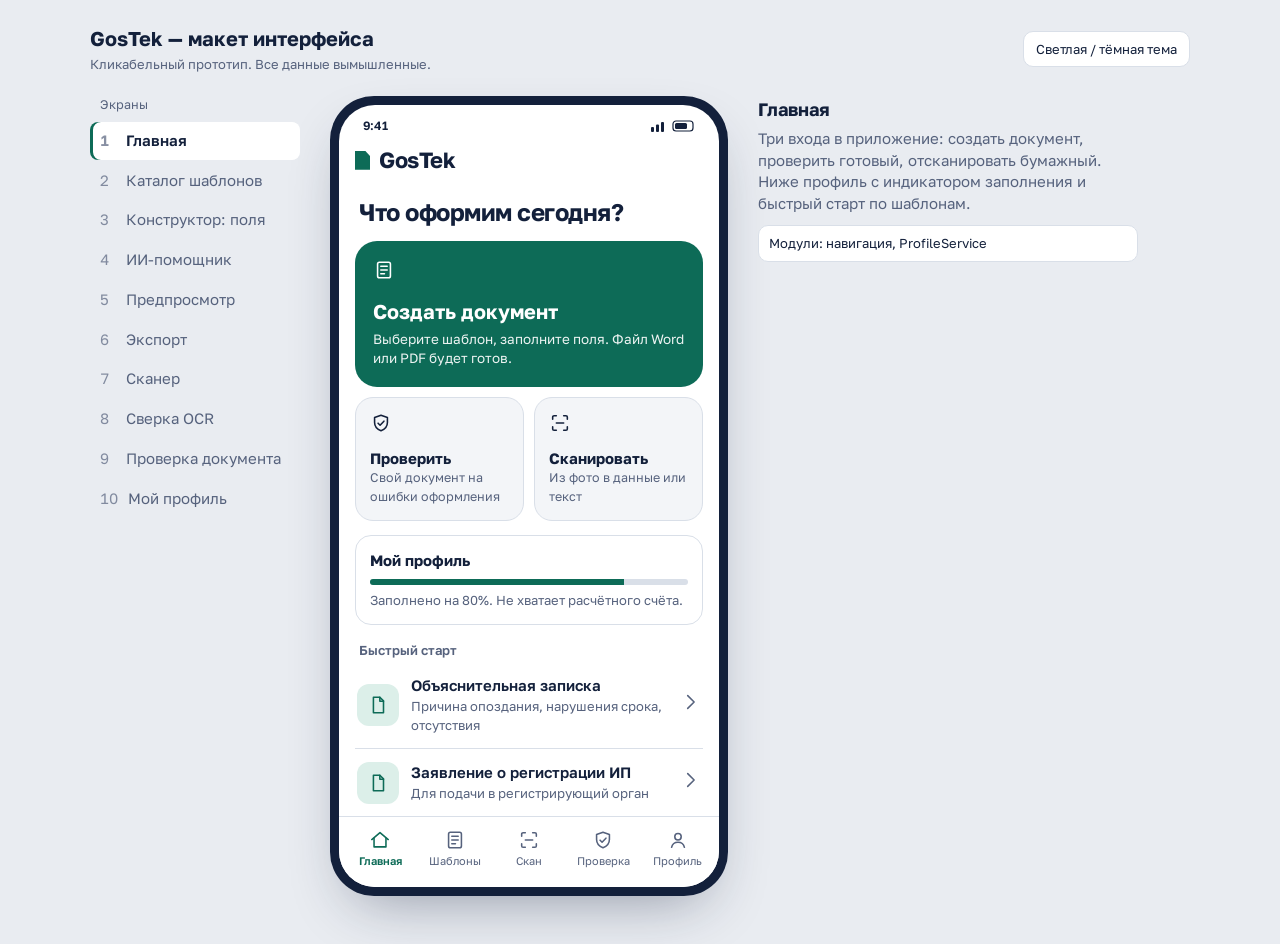
<file: gostek-mockup.html>
<!DOCTYPE html>
<html lang="ru">
<head>
<meta charset="utf-8">
<meta name="viewport" content="width=device-width, initial-scale=1, viewport-fit=cover">
<title>GosTek — макет интерфейса</title>
<link rel="preconnect" href="https://fonts.googleapis.com">
<link rel="preconnect" href="https://fonts.gstatic.com" crossorigin>
<link href="https://fonts.googleapis.com/css2?family=Golos+Text:wght@400;500;600;700&family=PT+Serif:wght@400;700&display=swap" rel="stylesheet">
<style>
:root{
  --bg:#E9ECF1;--panel:#FFFFFF;--panel2:#F3F5F8;--ink:#13203B;--ink2:#56627D;--line:#D9DFE8;
  --accent:#0D6B57;--on-accent:#FFFFFF;--accent-soft:#DCEFE9;
  --warn:#9A5B00;--warn-soft:#FCEFD6;--bad:#B42318;--bad-soft:#FBE5E2;
  --phone:#13203B;--shadow:0 24px 60px -24px rgba(19,32,59,.45);
  --font-ui:'Golos Text',system-ui,-apple-system,'Segoe UI',Roboto,Arial,sans-serif;
  --font-doc:'PT Serif',Georgia,'Times New Roman',serif;
  box-sizing:border-box;
  padding-top:env(safe-area-inset-top,0px);
  padding-bottom:env(safe-area-inset-bottom,0px);
}
@media (prefers-color-scheme:dark){
  :root:not([data-theme="light"]){
    --bg:#0C1017;--panel:#151A23;--panel2:#1D2330;--ink:#E8ECF4;--ink2:#98A3BA;--line:#2A3142;
    --accent:#3FC3A1;--on-accent:#04211A;--accent-soft:#12312A;
    --warn:#F0B35A;--warn-soft:#3A2B10;--bad:#F2877C;--bad-soft:#3B1A17;
    --phone:#05070B;--shadow:0 24px 60px -24px rgba(0,0,0,.8);
  }
}
:root[data-theme="dark"]{
  --bg:#0C1017;--panel:#151A23;--panel2:#1D2330;--ink:#E8ECF4;--ink2:#98A3BA;--line:#2A3142;
  --accent:#3FC3A1;--on-accent:#04211A;--accent-soft:#12312A;
  --warn:#F0B35A;--warn-soft:#3A2B10;--bad:#F2877C;--bad-soft:#3B1A17;
  --phone:#05070B;--shadow:0 24px 60px -24px rgba(0,0,0,.8);
}
html{scroll-padding-top:env(safe-area-inset-top,0px)}
*,*::before,*::after{box-sizing:inherit}
body{margin:0;background:var(--bg);color:var(--ink);font:15px/1.45 var(--font-ui)}
button,input,textarea{font:inherit}
:focus-visible{outline:2px solid var(--accent);outline-offset:2px}

.wrap{max-width:1140px;margin:0 auto;padding:24px 20px 48px}
.top{display:flex;align-items:center;justify-content:space-between;gap:12px;margin-bottom:22px}
.top h1{font-size:20px;margin:0;font-weight:700}
.top .sub{color:var(--ink2);font-size:13px;margin-top:2px}
.theme-btn{border:1px solid var(--line);background:var(--panel);color:var(--ink);border-radius:10px;padding:8px 12px;cursor:pointer;font-size:13px}

.stage{display:grid;grid-template-columns:210px 398px minmax(0,1fr);gap:30px;align-items:start}
.index{display:flex;flex-direction:column;gap:2px;position:sticky;top:16px}
.idx-title{font-size:12.5px;color:var(--ink2);padding:0 10px 6px}
.index button{display:flex;gap:10px;align-items:baseline;text-align:left;padding:8px 10px;border-radius:8px;border:0;background:none;color:var(--ink2);cursor:pointer}
.index button .n{font-variant-numeric:tabular-nums;min-width:16px;color:var(--ink2);opacity:.7}
.index button[aria-current="true"]{background:var(--panel);color:var(--ink);font-weight:600;box-shadow:inset 3px 0 0 var(--accent)}
.notes{position:sticky;top:16px;max-width:380px}
.notes h3{margin:0 0 6px;font-size:18px}
.notes p{margin:0 0 10px;color:var(--ink2)}
.notes .mods{font-size:13px;color:var(--ink);background:var(--panel);border:1px solid var(--line);border-radius:10px;padding:8px 10px}
@media (max-width:980px){
  .stage{grid-template-columns:minmax(0,1fr);justify-items:center}
  .index{flex-direction:row;overflow-x:auto;position:static;width:100%}
  .idx-title{display:none}
  .index button{white-space:nowrap}
  .notes{position:static;max-width:398px;width:100%}
}

.phone{width:398px;max-width:100%;height:800px;background:var(--phone);border-radius:44px;padding:9px;box-shadow:var(--shadow)}
.screen{position:relative;height:100%;border-radius:36px;overflow:hidden;background:var(--panel);display:flex;flex-direction:column}
@media (max-width:480px){.phone{height:760px;border-radius:30px;padding:6px}.screen{border-radius:24px}}
.status{display:flex;justify-content:space-between;align-items:center;padding:12px 24px 2px;font-size:12px;font-weight:600;flex:none}
.appbar{display:flex;align-items:center;gap:6px;padding:6px 12px 8px;flex:none;min-height:50px}
.appbar h2{font-size:18px;margin:0;font-weight:650;flex:1;padding-left:4px}
.iconbtn{width:38px;height:38px;border-radius:12px;border:0;background:transparent;color:inherit;display:grid;place-items:center;cursor:pointer}
.iconbtn:hover{background:var(--panel2)}
.content{flex:1;overflow-y:auto;padding:4px 16px 16px}
.ic{width:22px;height:22px;fill:none;stroke:currentColor;stroke-width:1.7;stroke-linecap:round;stroke-linejoin:round;flex:none}
.brand{font-weight:700;font-size:22px;letter-spacing:-.02em;padding-left:4px;display:flex;align-items:center}
.mark{display:inline-block;width:15px;height:19px;background:var(--accent);margin-right:9px;clip-path:polygon(0 0,68% 0,100% 28%,100% 100%,0 100%)}

.bottomnav{flex:none;display:grid;grid-template-columns:repeat(5,1fr);border-top:1px solid var(--line);background:var(--panel);padding:6px 4px 12px}
.bottomnav button{border:0;background:none;color:var(--ink2);display:flex;flex-direction:column;align-items:center;gap:2px;font-size:11px;padding:6px 0;cursor:pointer;border-radius:10px}
.bottomnav button[aria-current="true"]{color:var(--accent);font-weight:600}
.actionbar{flex:none;padding:10px 16px 14px;border-top:1px solid var(--line);display:flex;gap:8px;background:var(--panel)}
.actionbar.col{flex-direction:column}

.btn{height:48px;border-radius:14px;border:1px solid var(--line);background:var(--panel);color:var(--ink);font-weight:600;cursor:pointer;padding:0 16px;display:inline-flex;align-items:center;justify-content:center;gap:8px;width:100%}
.btn.primary{background:var(--accent);color:var(--on-accent);border-color:var(--accent)}
.btn.ghost{background:transparent}
.btn.sm{height:34px;border-radius:10px;font-size:13px;width:auto;padding:0 12px;flex:none}
.btn:disabled{opacity:.45;cursor:default}

.field{margin-bottom:12px}
label{display:block;font-size:12.5px;color:var(--ink2);margin-bottom:5px;font-weight:500}
input,textarea{width:100%;color:var(--ink);background:var(--panel2);border:1px solid var(--line);border-radius:12px;padding:11px 12px}
textarea{min-height:130px;resize:vertical;line-height:1.45}
textarea.free{min-height:260px}
input.warn{border-color:var(--warn)}
input:focus,textarea:focus{outline:2px solid var(--accent);outline-offset:-1px;background:var(--panel)}
.flash{animation:flash 1.3s ease}
@keyframes flash{0%{background:var(--accent-soft)}100%{background:var(--panel2)}}
@media (prefers-reduced-motion:reduce){.flash{animation:none}.toast{transition:none}}
.lrow{display:flex;justify-content:space-between;align-items:center;gap:8px;margin-bottom:5px}
.lrow label{margin:0}
.tag{font-size:11px;background:var(--accent-soft);color:var(--accent);border-radius:99px;padding:1px 7px;margin-left:6px;font-weight:600}
.ai-btn{display:inline-flex;align-items:center;gap:6px;border:0;background:var(--accent-soft);color:var(--accent);border-radius:999px;padding:5px 11px;font-size:12.5px;font-weight:600;cursor:pointer}
.ai-btn .ic{width:16px;height:16px}
.hintline{font-size:12px;color:var(--warn);margin-top:4px}
.mut{color:var(--ink2)}
.small{font-size:12.5px}

.seg{display:grid;grid-auto-flow:column;gap:4px;background:var(--panel2);padding:4px;border-radius:13px;margin-bottom:12px}
.seg button{border:0;background:none;padding:9px 6px;border-radius:10px;font-weight:600;font-size:13.5px;color:var(--ink2);cursor:pointer}
.seg button[aria-selected="true"]{background:var(--panel);color:var(--ink);box-shadow:0 1px 3px rgba(0,0,0,.14)}
.chips{display:flex;gap:6px;overflow-x:auto;padding-bottom:4px;margin-bottom:10px}
.chip{flex:none;border:1px solid var(--line);background:transparent;color:var(--ink2);border-radius:999px;padding:6px 12px;font-size:13px;cursor:pointer}
.chip[aria-pressed="true"]{background:var(--ink);color:var(--panel);border-color:var(--ink)}

.row{display:flex;align-items:center;gap:12px;width:100%;text-align:left;border:0;border-bottom:1px solid var(--line);background:none;color:inherit;padding:13px 2px;cursor:pointer}
.row .ico{flex:none;width:42px;height:42px;border-radius:12px;background:var(--accent-soft);color:var(--accent);display:grid;place-items:center}
.row b{display:block;font-weight:600}
.row .d,.d{display:block;font-size:13px;color:var(--ink2)}
.row .chev{margin-left:auto;color:var(--ink2)}
.empty{padding:28px 8px;text-align:center;color:var(--ink2)}

.greet{font-size:24px;font-weight:700;letter-spacing:-.02em;margin:8px 4px 14px;line-height:1.2}
.hero{background:var(--accent);color:var(--on-accent);border-radius:22px;padding:18px;text-align:left;border:0;width:100%;cursor:pointer;display:block}
.hero h3{margin:10px 0 4px;font-size:20px}
.hero p{margin:0;font-size:13.5px;opacity:.92}
.duo{display:grid;grid-template-columns:1fr 1fr;gap:10px;margin-top:10px}
.tile{border:1px solid var(--line);background:var(--panel2);border-radius:18px;padding:14px;text-align:left;color:inherit;cursor:pointer}
.tile b{display:block;margin-top:8px}
.tile span{display:block;font-size:12.5px;color:var(--ink2)}
.card{display:block;width:100%;text-align:left;border:1px solid var(--line);border-radius:16px;padding:14px;margin:14px 0;background:var(--panel);color:inherit}
button.card{cursor:pointer}
.bar{height:6px;background:var(--line);border-radius:99px;overflow:hidden;margin:8px 0 6px}
.bar i{display:block;height:100%;background:var(--accent)}
.h5{font-size:13px;color:var(--ink2);margin:16px 4px 2px;font-weight:600}

.sheet{background:#fff;color:#1b1b1f;font-family:var(--font-doc);font-size:13px;line-height:1.45;padding:9% 6% 8% 13%;aspect-ratio:210/297;width:100%;box-shadow:0 2px 10px rgba(0,0,0,.2);border-radius:2px;overflow:hidden}
.sheet .r{margin-left:42%;margin-bottom:20px}
.sheet h4{text-align:center;margin:8px 0 6px;font-size:15px;letter-spacing:.04em}
.sheet .subj{text-align:center;font-style:italic;margin-bottom:10px}
.sheet p{margin:0 0 8px;text-indent:1.1cm;text-align:justify}
.sheet .sign{display:flex;justify-content:space-between;margin-top:26px}
.sheet .gap{color:#7a8499;background:#eaeef5;border-radius:3px;padding:0 3px}
.sheet.tit{display:flex;flex-direction:column;text-align:center;gap:2px}
.sheet.tit .mid{margin:auto 0}
.sheet.tit .who{text-align:right;margin-bottom:22px}
.paper-bg{background:var(--panel2);border-radius:16px;padding:14px}
.mini{display:flex;gap:12px;align-items:center;width:100%;text-align:left;border:1px solid var(--line);border-radius:16px;padding:10px;background:var(--panel2);color:inherit;cursor:pointer;margin-top:6px}
.thumb{flex:none;width:102px;height:118px;overflow:hidden;border-radius:4px;background:#fff;position:relative}
.thumb .sheet{width:340px;transform:scale(.3);transform-origin:top left;pointer-events:none}
.mini b{display:block}

.scrim{position:absolute;inset:0;background:rgba(8,12,20,.5);display:flex;align-items:flex-end;z-index:5}
.panel{width:100%;background:var(--panel);border-radius:24px 24px 0 0;padding:10px 18px 22px;max-height:90%;overflow-y:auto}
.grab{width:40px;height:4px;border-radius:9px;background:var(--line);margin:0 auto 12px}
.panel h3{margin:0 0 4px;font-size:18px}
.privacy{display:flex;gap:10px;background:var(--accent-soft);color:var(--ink);border-radius:14px;padding:12px;margin:12px 0;font-size:13px}
.privacy .ic{color:var(--accent)}
.linkbtn{border:0;background:none;color:var(--accent);font-weight:600;cursor:pointer;padding:0;margin-top:6px}
.maskbox{white-space:pre-wrap;background:var(--panel2);border:1px dashed var(--line);border-radius:12px;padding:10px;font-size:12.5px;margin-top:8px;color:var(--ink2)}
.toast{position:absolute;left:16px;right:16px;bottom:92px;background:var(--ink);color:var(--panel);padding:12px 14px;border-radius:14px;font-size:13.5px;z-index:9;opacity:0;transform:translateY(8px);transition:.25s;pointer-events:none}
.toast.show{opacity:1;transform:none}

.dark-screen{background:#0b0f16;color:#fff}
.cam{flex:1;position:relative;background:radial-gradient(120% 80% at 50% 30%,#1b2333,#0b0f16)}
.frame{position:absolute;left:9%;right:9%;top:8%;bottom:16%;background:repeating-linear-gradient(#ffffff10 0 2px,transparent 2px 16px);border-radius:6px}
.cn{position:absolute;width:30px;height:30px;border:3px solid #5FE0BD}
.cn.tl{top:-3px;left:-3px;border-right:0;border-bottom:0;border-top-left-radius:10px}
.cn.tr{top:-3px;right:-3px;border-left:0;border-bottom:0;border-top-right-radius:10px}
.cn.bl{bottom:-3px;left:-3px;border-right:0;border-top:0;border-bottom-left-radius:10px}
.cn.br{bottom:-3px;right:-3px;border-left:0;border-top:0;border-bottom-right-radius:10px}
.camhint{position:absolute;left:16px;right:16px;bottom:12px;margin:0;text-align:center;font-size:13px;color:#cfd6e6}
.camctl{flex:none;padding:12px 16px 24px}
.dark-screen .chip{color:#cfd6e6;border-color:#ffffff33}
.dark-screen .chip[aria-pressed="true"]{background:#fff;color:#0b0f16;border-color:#fff}
.dark-screen .iconbtn:hover{background:#ffffff1a}
.shutter-row{display:flex;align-items:center;justify-content:space-between;margin-top:8px}
.shutter{width:70px;height:70px;border-radius:50%;background:#fff;border:5px solid #0b0f16;box-shadow:0 0 0 3px #fff;cursor:pointer}
.camside{width:64px;background:none;border:0;color:#cfd6e6;display:flex;flex-direction:column;align-items:center;gap:4px;font-size:12px;cursor:pointer}

.scanned{display:flex;gap:12px;align-items:center;border:1px solid var(--line);border-radius:16px;padding:10px;margin-bottom:14px}
.pic{flex:none;width:52px;height:68px;border-radius:6px;background:repeating-linear-gradient(var(--line) 0 2px,var(--panel2) 2px 9px)}
.conf{display:inline-flex;align-items:center;gap:4px;font-size:12px;border-radius:99px;padding:2px 9px;font-weight:600;flex:none}
.conf .ic{width:14px;height:14px}
.conf.ok{background:var(--accent-soft);color:var(--accent)}
.conf.chk{background:var(--warn-soft);color:var(--warn)}

.filecard{display:flex;align-items:center;gap:12px;border:1px solid var(--line);border-radius:16px;padding:12px;margin-bottom:14px}
.filecard .ic{color:var(--accent);width:28px;height:28px}
.filecard>div{flex:1;min-width:0}
.summary{background:var(--bad-soft);border-radius:14px;padding:12px 14px;margin-bottom:12px}
.summary.okk{background:var(--accent-soft)}
.issue{display:flex;gap:10px;padding:12px;border:1px solid var(--line);border-radius:14px;margin-bottom:8px;align-items:center}
.issue .grow{flex:1;min-width:0}
.issue .t{font-weight:600;font-size:14px}
.issue .w{font-size:12.5px;color:var(--ink2)}
.dot{flex:none;width:10px;height:10px;border-radius:50%}
.dot.hi{background:var(--bad)}
.dot.mid{background:var(--warn)}
.issue.done{opacity:.6}
.issue.done .t{text-decoration:line-through}
.lockline{display:flex;gap:10px;align-items:center;font-size:13px;color:var(--ink2);margin:0 2px 14px}
.lockline .ic{color:var(--accent)}
</style>
</head>
<body>
<div class="wrap">
  <header class="top">
    <div>
      <h1>GosTek — макет интерфейса</h1>
      <div class="sub">Кликабельный прототип. Все данные вымышленные.</div>
    </div>
    <button class="theme-btn" id="theme" type="button">Светлая / тёмная тема</button>
  </header>
  <div class="stage">
    <nav class="index" id="index" aria-label="Экраны"></nav>
    <div class="phone"><div id="app" style="height:100%"></div></div>
    <aside class="notes" id="notes" aria-live="polite"></aside>
  </div>
</div>

<script>
const ICONS={
  home:'<path d="M3 11.5 12 4l9 7.5"/><path d="M5.5 10v9.5h13V10"/>',
  templates:'<rect x="5" y="3.5" width="14" height="17" rx="2"/><path d="M8.5 8h7M8.5 12h7M8.5 16h4"/>',
  scan:'<path d="M4 8V5.5A1.5 1.5 0 0 1 5.5 4H8M16 4h2.5A1.5 1.5 0 0 1 20 5.5V8M20 16v2.5a1.5 1.5 0 0 1-1.5 1.5H16M8 20H5.5A1.5 1.5 0 0 1 4 18.5V16"/><path d="M8 12h8"/>',
  check:'<path d="M12 3.5 19 6v5.5c0 4.2-2.8 7.4-7 9-4.2-1.6-7-4.8-7-9V6l7-2.5Z"/><path d="m8.8 12.2 2.2 2.2 4.2-4.4"/>',
  user:'<circle cx="12" cy="8.5" r="3.5"/><path d="M5 20c.8-3.6 3.6-5.5 7-5.5s6.2 1.9 7 5.5"/>',
  back:'<path d="m14.5 5-7 7 7 7"/>',
  chev:'<path d="m9.5 5 7 7-7 7"/>',
  sparkle:'<path d="M12 3.5 13.9 9l5.6 1.9-5.6 1.9L12 18.3 10.1 12.8 4.5 10.9 10.1 9 12 3.5Z"/><path d="M18.5 16.5v3M17 18h3"/>',
  lock:'<rect x="5.5" y="10.5" width="13" height="9.5" rx="2"/><path d="M8.5 10.5V8a3.5 3.5 0 0 1 7 0v2.5"/>',
  file:'<path d="M7 3.5h7l4 4V20.5H7z"/><path d="M14 3.5V8h4"/>',
  x:'<path d="m6 6 12 12M18 6 6 18"/>',
  download:'<path d="M12 4v11M7.5 10.5 12 15l4.5-4.5M5 19.5h14"/>',
  upload:'<path d="M12 15.5V4.5M7.5 9 12 4.5 16.5 9M5 19.5h14"/>',
  share:'<circle cx="6.5" cy="12" r="2"/><circle cx="17" cy="6.5" r="2"/><circle cx="17" cy="17.5" r="2"/><path d="m8.3 11 6.9-3.6M8.3 13l6.9 3.6"/>',
  image:'<rect x="4" y="5" width="16" height="14" rx="2"/><circle cx="9" cy="10" r="1.6"/><path d="m5 17 4.5-4.5L13 16l2.5-2.5L19 17"/>',
  alert:'<path d="M12 4 21 19.5H3L12 4Z"/><path d="M12 10v4.5M12 17v.01"/>',
  ok:'<path d="m5 12.5 4.5 4.5L19 7.5"/>'
};
const I=n=>'<svg class="ic" viewBox="0 0 24 24" aria-hidden="true">'+ICONS[n]+'</svg>';
const esc=s=>String(s==null?'':s).replace(/[&<>"']/g,c=>({'&':'&amp;','<':'&lt;','>':'&gt;','"':'&quot;',"'":'&#39;'}[c]));
const short=f=>{const p=f.trim().split(/\s+/);return p[0]+(p[1]?' '+p[1][0]+'.':'')+(p[2]?' '+p[2][0]+'.':'')};

const PROFILE={fio:'Иванов Иван Иванович',short:'Иванов И. И.',org:'ИП Иванов И. И.',unp:'123456789',addr:'г. Минск, ул. Примерная, д. 1, кв. 1',phone:'+375 29 000-00-00',passport:'KH 1234567'};
const AI_TEXT='Настоящим сообщаю, что отчётность за третий квартал 2026 года была представлена с нарушением установленного срока по причине моей временной нетрудоспособности в период с 15 по 22 сентября 2026 года.\nПодтверждающий документ прилагаю. Обязуюсь в дальнейшем представлять отчётность своевременно.\nПрошу учесть указанные обстоятельства.';
const FREE='Договор № 14\nг. Минск, 12.09.2026\n\nИндивидуальный предприниматель Иванов Иван Иванович, именуемый в дальнейшем «Исполнитель», с одной стороны, и ООО «Заказчик», именуемое в дальнейшем «Заказчик», с другой стороны, заключили настоящий договор о нижеследующем:\n\n1. Предмет договора';

const CATALOG=[
  {id:'explain',cat:'Организация',name:'Объяснительная записка',d:'Причина опоздания, нарушения срока, отсутствия'},
  {id:'ip',cat:'Предприниматель',name:'Заявление о регистрации ИП',d:'Для подачи в регистрирующий орган'},
  {id:'title',cat:'Учёба',name:'Титульный лист работы',d:'Курсовая, дипломная, отчёт по практике'},
  {id:'',cat:'Предприниматель',name:'Договор оказания услуг',d:'С реквизитами заказчика и исполнителя'},
  {id:'',cat:'Организация',name:'Доверенность',d:'На получение товара или представление интересов'},
  {id:'',cat:'Учёба',name:'Отчёт по практике',d:'Структура по требованиям кафедры'}
];
const TPL={
  explain:{name:'Объяснительная записка',file:'Объяснительная_записка',fields:[
    {id:'pos',label:'Кому (должность)',ph:'Начальнику инспекции'},
    {id:'org',label:'Организация получателя',ph:'Инспекция МНС по Центральному району г. Минска'},
    {id:'fio',label:'От кого',ph:'Фамилия Имя Отчество',prof:'fio'},
    {id:'subject',label:'Тема',ph:'О задержке сдачи отчётности'},
    {id:'text',label:'Текст объяснения',type:'text'}]},
  ip:{name:'Заявление о регистрации ИП',file:'Заявление_ИП',fields:[
    {id:'organ',label:'Регистрирующий орган',ph:'Минский горисполком'},
    {id:'fio',label:'ФИО заявителя',ph:'Фамилия Имя Отчество',prof:'fio'},
    {id:'passport',label:'Паспорт',ph:'Серия и номер',prof:'passport'},
    {id:'addr',label:'Адрес регистрации',ph:'Адрес места жительства',prof:'addr'},
    {id:'activity',label:'Вид деятельности',ph:'Разработка программного обеспечения'}]},
  title:{name:'Титульный лист',file:'Титульный_лист',fields:[
    {id:'univ',label:'Учебное заведение',ph:'БГТУ'},
    {id:'faculty',label:'Факультет',ph:'Информационных технологий'},
    {id:'dept',label:'Кафедра',ph:'Программной инженерии'},
    {id:'topic',label:'Тема работы',ph:'Разработка мобильного приложения'},
    {id:'student',label:'Студент',ph:'Фамилия И. О.',prof:'short'},
    {id:'head',label:'Руководитель',ph:'Фамилия И. О.'},
    {id:'year',label:'Год',ph:'2026'}]}
};
const OCR={
  0:{title:'Паспорт / ID',badge:'Часть полей сверена с машиночитаемой строкой',rows:[
    ['Фамилия','Иванов','ok'],['Имя','Иван','ok'],['Отчество','Иванович','ok'],['Дата рождения','14.03.1990','ok'],
    ['Номер документа','KH1234567','chk','Один символ распознан неуверенно'],
    ['Адрес регистрации','г. Минск, ул. Примерная, 1-1','chk','В документе адрес может быть сокращён']]},
  1:{title:'Свидетельство',badge:'Формат УНП проверен',rows:[
    ['Наименование','ИП Иванов Иван Иванович','ok'],['УНП','123456789','ok'],
    ['Дата регистрации','12.05.2023','chk','Проверьте цифры даты'],['Регистрирующий орган','Минский горисполком','ok']]}
};
const ISSUES=[
  {t:'Левое поле 2 см, по правилам нужно 3 см',w:'Весь документ',sev:'hi',fix:true},
  {t:'Размер шрифта 12 pt, нужен 14 pt',w:'Основной текст, стр. 4–38',sev:'hi',fix:true},
  {t:'Межстрочный интервал 1,0, нужен 1,5',w:'Основной текст',sev:'mid',fix:true},
  {t:'Нет нумерации страниц',w:'Колонтитул',sev:'mid',fix:true},
  {t:'Не найден раздел «Список литературы»',w:'Конец документа',sev:'hi',fix:false}
];
const SCREENS=[
  {k:'home',n:'Главная',d:'Три входа в приложение: создать документ, проверить готовый, отсканировать бумажный. Ниже профиль с индикатором заполнения и быстрый старт по шаблонам.',m:'Модули: навигация, ProfileService'},
  {k:'templates',n:'Каталог шаблонов',d:'Поиск и фильтры по типу пользователя: предприниматель, организация, учёба. Каждый шаблон это JSON-описание полей и файл .docx с тегами. В макете подключены три.',m:'Модуль: TemplateEngine'},
  {k:'fields',n:'Конструктор: поля',d:'Поля строятся из описания шаблона, поэтому у заявления, объяснительной и титульного листа они разные. «Заполнить из профиля» подставляет известные данные. Миниатюра внизу меняется по мере ввода.',m:'Модули: TemplateEngine, ProfileService'},
  {k:'ai',n:'ИИ-помощник',d:'Задача простыми словами, черновик попадает в поле текста. Перед отправкой имена, УНП и адреса заменяются метками, а пользователь может посмотреть, что именно уйдёт в облако.',m:'Модули: PrivacyScrubberService, AiAssistantService'},
  {k:'preview',n:'Предпросмотр',d:'Лист А4 с теми же данными, что попадут в Word. Незаполненные поля подсвечены серым, чтобы ничего не забыть.',m:'Модули: модель документа, OpenXmlExportService'},
  {k:'export',n:'Экспорт',d:'Имя файла и три способа получить результат: .docx, PDF или системное меню «Поделиться». История файлов в приложении не хранится.',m:'Модуль: OpenXmlExportService'},
  {k:'scan',n:'Сканер',d:'Камера на Android и загрузка файла на Windows. Тип документа выбирается заранее: известный извлекается по правилам, любой другой превращается в текст.',m:'Модуль: IOcrService'},
  {k:'ocr',n:'Сверка OCR',d:'Распознавание ошибается, поэтому человек всё проверяет до сохранения. Сомнительные поля выделены. Данные уходят в профиль или сразу в форму документа.',m:'Модули: IOcrService, RegexExtractorService'},
  {k:'check',n:'Проверка документа',d:'Правила оформления читаются из .docx без ИИ: поля, шрифт, интервалы, нумерация, обязательные разделы. Простые ошибки исправляются одной кнопкой. Числа в макете условные.',m:'Модули: проверка правил (новый), OpenXML SDK'},
  {k:'profile',n:'Мой профиль',d:'Реквизиты вводятся один раз и хранятся на устройстве в зашифрованном виде. Отсюда данные подставляются в любые документы.',m:'Модуль: SecureStorageService'}
];

const S={view:'home',tpl:'explain',ai:false,exp:false,mask:false,loading:false,
  aiPrompt:'Объяснительная в налоговую за задержку отчёта из-за болезни',cat:'Все',q:'',scanMode:0,
  fixed:new Set(),fileName:'',last:'',
  data:{explain:{pos:'Начальнику инспекции',org:'Инспекция МНС по Центральному району г. Минска',subject:'О задержке сдачи отчётности'},
        ip:{organ:'Минский горисполком'},title:{univ:'БГТУ',year:'2026'}}};
const D=()=>S.data[S.tpl];
const $=s=>document.querySelector(s);
const app=$('#app');
let tt;
function toast(m){const t=$('#toast');if(!t)return;t.textContent=m;t.classList.add('show');clearTimeout(tt);tt=setTimeout(()=>t.classList.remove('show'),2800)}

const status=()=>'<div class="status"><span>9:41</span><svg width="44" height="12" viewBox="0 0 44 12" fill="currentColor" aria-hidden="true"><rect x="0" y="7" width="3" height="5" rx="1"/><rect x="5" y="4.5" width="3" height="7.5" rx="1"/><rect x="10" y="2" width="3" height="10" rx="1"/><rect x="22" y="1" width="20" height="10" rx="3" fill="none" stroke="currentColor" stroke-width="1.2"/><rect x="24" y="3" width="12" height="6" rx="1.5"/></svg></div>';
const appbar=(title,back)=>'<div class="appbar">'+(back?'<button class="iconbtn" data-go="'+back+'" aria-label="Назад">'+I('back')+'</button>':'')+'<h2>'+title+'</h2></div>';
const bottomnav=()=>'<nav class="bottomnav" aria-label="Основная навигация">'+[['home','Главная','home'],['templates','Шаблоны','templates'],['scan','Скан','scan'],['check','Проверка','check'],['profile','Профиль','user']].map(n=>'<button data-go="'+n[0]+'" aria-current="'+(S.view===n[0])+'">'+I(n[2])+n[1]+'</button>').join('')+'</nav>';
const rowHTML=it=>'<button class="row" data-tpl="'+it.id+'"><span class="ico">'+I('file')+'</span><span><b>'+it.name+'</b><span class="d">'+it.d+'</span></span><span class="chev">'+I('chev')+'</span></button>';
const tabs=()=>'<div class="seg" role="tablist"><button role="tab" data-tab="fields" aria-selected="'+(S.view==='fields')+'">Поля</button><button role="tab" data-tab="preview" aria-selected="'+(S.view==='preview')+'">Предпросмотр</button></div>';

function sheet(){
  const t=TPL[S.tpl],d=D();
  const v=id=>{const f=t.fields.find(x=>x.id===id);return d[id]?esc(d[id]):'<span class="gap">'+esc(f.ph||f.label)+'</span>'};
  const sign='<div class="sign"><span>30.09.2026</span><span>____________ '+(d.fio?esc(short(d.fio)):'<span class="gap">подпись</span>')+'</span></div>';
  if(S.tpl==='explain'){
    const ps=(d.text||'').split('\n').filter(Boolean);
    return '<div class="sheet"><div class="r">'+v('pos')+'<br>'+v('org')+'<br>от '+v('fio')+'</div><h4>Объяснительная записка</h4><div class="subj">'+v('subject')+'</div>'+
      (ps.length?ps.map(p=>'<p>'+esc(p)+'</p>').join(''):'<p><span class="gap">Текст объяснения</span></p>')+sign+'</div>';
  }
  if(S.tpl==='ip'){
    return '<div class="sheet"><div class="r">'+v('organ')+'<br>от '+v('fio')+'<br>паспорт '+v('passport')+'</div><h4>ЗАЯВЛЕНИЕ</h4><p>Прошу зарегистрировать меня в качестве индивидуального предпринимателя. Адрес места жительства: '+v('addr')+'. Предполагаемый вид деятельности: '+v('activity')+'.</p>'+sign+'</div>';
  }
  return '<div class="sheet tit"><div>Министерство образования Республики Беларусь</div><div><b>'+v('univ')+'</b></div><div>Факультет '+v('faculty')+'</div><div>Кафедра '+v('dept')+'</div><div class="mid"><h4>КУРСОВАЯ РАБОТА</h4><div>Тема: '+v('topic')+'</div></div><div class="who">Выполнил: '+v('student')+'<br>Руководитель: '+v('head')+'</div><div>Минск, '+v('year')+'</div></div>';
}
function miniHTML(){
  const t=TPL[S.tpl],n=t.fields.filter(f=>D()[f.id]).length;
  return '<div class="thumb">'+sheet()+'</div><div><b>Так выглядит сейчас</b><span class="d">Заполнено '+n+' из '+t.fields.length+'. Нажмите, чтобы открыть крупно.</span></div>';
}
function fieldHTML(f){
  const val=esc(D()[f.id]||''),tag=f.prof?'<span class="tag">из профиля</span>':'';
  if(f.type==='text'){
    return '<div class="field" data-fid="'+f.id+'"><div class="lrow"><label for="f_'+f.id+'">'+f.label+'</label><button class="ai-btn" data-act="ai">'+I('sparkle')+'Написать с помощью ИИ</button></div><textarea id="f_'+f.id+'" data-f="'+f.id+'" placeholder="Опишите суть своими словами или попросите ИИ написать черновик">'+val+'</textarea></div>';
  }
  return '<div class="field" data-fid="'+f.id+'"><label for="f_'+f.id+'">'+f.label+tag+'</label><input id="f_'+f.id+'" data-f="'+f.id+'" value="'+val+'" placeholder="'+esc(f.ph||'')+'"></div>';
}
function listHTML(){
  const q=S.q.trim().toLowerCase();
  const items=CATALOG.filter(i=>(S.cat==='Все'||i.cat===S.cat)&&(!q||(i.name+' '+i.d).toLowerCase().includes(q)));
  return items.length?items.map(rowHTML).join(''):'<div class="empty">Ничего не найдено. Попробуйте другое слово или выберите «Все».</div>';
}

function vHome(){
  return '<div class="appbar"><div class="brand"><i class="mark"></i>GosTek</div></div><div class="content">'+
    '<p class="greet">Что оформим сегодня?</p>'+
    '<button class="hero" data-go="templates">'+I('templates')+'<h3>Создать документ</h3><p>Выберите шаблон, заполните поля. Файл Word или PDF будет готов.</p></button>'+
    '<div class="duo"><button class="tile" data-go="check">'+I('check')+'<b>Проверить</b><span>Свой документ на ошибки оформления</span></button><button class="tile" data-go="scan">'+I('scan')+'<b>Сканировать</b><span>Из фото в данные или текст</span></button></div>'+
    '<button class="card" data-go="profile"><b>Мой профиль</b><div class="bar"><i style="width:80%"></i></div><span class="d">Заполнено на 80%. Не хватает расчётного счёта.</span></button>'+
    '<div class="h5">Быстрый старт</div>'+CATALOG.slice(0,3).map(rowHTML).join('')+'</div>';
}
function vTemplates(){
  return appbar('Шаблоны')+'<div class="content"><div class="field"><input id="q" type="search" placeholder="Найти шаблон" value="'+esc(S.q)+'" aria-label="Поиск шаблона"></div>'+
    '<div class="chips">'+['Все','Предприниматель','Организация','Учёба'].map(c=>'<button class="chip" data-cat="'+c+'" aria-pressed="'+(S.cat===c)+'">'+c+'</button>').join('')+'</div><div id="list">'+listHTML()+'</div></div>';
}
function vFields(){
  const t=TPL[S.tpl];
  return appbar(t.name,'templates')+'<div class="content">'+tabs()+
    '<button class="btn ghost" data-act="fill" style="margin-bottom:14px">'+I('user')+'Заполнить из профиля</button>'+
    t.fields.map(fieldHTML).join('')+'<button class="mini" id="mini" data-tab="preview">'+miniHTML()+'</button></div>'+
    '<div class="actionbar"><button class="btn primary" data-act="export">Собрать документ</button></div>';
}
function vPreview(){
  const t=TPL[S.tpl];
  return appbar(t.name,'templates')+'<div class="content">'+tabs()+'<div class="paper-bg">'+sheet()+'</div><p class="mut small">Так документ будет выглядеть в Word. Серые места это поля, которые ещё не заполнены.</p></div>'+
    '<div class="actionbar"><button class="btn" data-tab="fields">Изменить</button><button class="btn primary" data-act="export">Собрать документ</button></div>';
}
function vScan(){
  const modes=['Паспорт / ID','Свидетельство','Любой документ'];
  return '<div class="appbar"><button class="iconbtn" data-go="home" aria-label="Закрыть">'+I('x')+'</button><h2>Сканер</h2></div>'+
    '<div class="cam"><div class="frame"><i class="cn tl"></i><i class="cn tr"></i><i class="cn bl"></i><i class="cn br"></i></div><p class="camhint">Положите документ на ровную поверхность так, чтобы он целиком поместился в рамку.</p></div>'+
    '<div class="camctl"><div class="chips">'+modes.map((m,i)=>'<button class="chip" data-mode="'+i+'" aria-pressed="'+(S.scanMode===i)+'">'+m+'</button>').join('')+'</div>'+
    '<div class="shutter-row"><button class="camside" data-act="gallery">'+I('image')+'<span>Галерея</span></button><button class="shutter" data-act="shoot" aria-label="Сделать снимок"></button><button class="camside" data-act="gallery">'+I('upload')+'<span>Файл</span></button></div></div>';
}
function vOcr(){
  if(S.scanMode===2){
    return appbar('Распознанный текст','scan')+'<div class="content"><div class="scanned"><div class="pic"></div><div><b>Любой документ</b><span class="d">214 слов, русский язык. Абзацы определены автоматически.</span></div></div>'+
      '<div class="field"><label for="freeText">Текст для правки</label><textarea id="freeText" class="free">'+esc(FREE)+'</textarea></div><p class="mut small">Таблицы и колонки в первой версии превращаются в обычный текст.</p></div>'+
      '<div class="actionbar col"><button class="btn primary" data-act="free-docx">Сохранить как .docx</button><button class="btn" data-act="rescan">Снять заново</button></div>';
  }
  const o=OCR[S.scanMode===1?1:0];
  return appbar('Проверьте распознанное','scan')+'<div class="content"><div class="scanned"><div class="pic"></div><div><b>'+o.title+'</b><span class="d">'+o.badge+'</span></div></div>'+
    o.rows.map(r=>'<div class="field"><div class="lrow"><label>'+r[0]+'</label><span class="conf '+r[2]+'">'+(r[2]==='ok'?I('ok')+'Уверенно':I('alert')+'Проверьте')+'</span></div><input value="'+esc(r[1])+'" class="'+(r[2]==='chk'?'warn':'')+'">'+(r[3]?'<div class="hintline">'+r[3]+'</div>':'')+'</div>').join('')+'</div>'+
    '<div class="actionbar col"><button class="btn primary" data-act="ocr-profile">Сохранить в профиль</button><button class="btn" data-act="ocr-doc">Подставить в документ</button></div>';
}
function vCheck(){
  const rem=ISSUES.map((x,i)=>i).filter(i=>!S.fixed.has(i));
  const hi=rem.filter(i=>ISSUES[i].sev==='hi').length;
  const fixable=rem.filter(i=>ISSUES[i].fix).length;
  const issue=i=>{const x=ISSUES[i],done=S.fixed.has(i);
    return '<div class="issue'+(done?' done':'')+'"><span class="dot '+x.sev+'"></span><div class="grow"><div class="t">'+x.t+'</div><div class="w">'+x.w+'</div></div>'+
      (done?'<span class="conf ok">'+I('ok')+'Исправлено</span>':x.fix?'<button class="btn sm" data-fix="'+i+'">Исправить</button>':'<span class="conf chk">Вручную</span>')+'</div>'};
  return appbar('Проверка')+'<div class="content"><div class="filecard">'+I('file')+'<div><b>Курсовой_проект.docx</b><span class="d">42 страницы, загружен с устройства</span></div><button class="btn sm" data-act="swap">Заменить</button></div>'+
    '<div class="field"><label>Правила проверки</label><div class="chips"><button class="chip" aria-pressed="true">Учебные работы, БГТУ</button><button class="chip" aria-pressed="false" data-act="rule">Заявления и бланки</button><button class="chip" aria-pressed="false" data-act="rule">Договоры</button></div></div>'+
    '<div class="summary'+(rem.length?'':' okk')+'">'+(rem.length?'Осталось замечаний: <b>'+rem.length+'</b>, из них важных: <b>'+hi+'</b>':'Замечаний нет. Документ можно отправлять.')+'</div>'+
    ISSUES.map((x,i)=>issue(i)).join('')+'</div>'+
    '<div class="actionbar"><button class="btn primary" data-act="fixall"'+(fixable?'':' disabled')+'>Исправить всё, что можно ('+fixable+')</button></div>';
}
function vProfile(){
  const f=(l,v,p)=>'<div class="field"><label>'+l+'</label><input value="'+esc(v)+'" placeholder="'+esc(p||'')+'"></div>';
  return appbar('Мой профиль')+'<div class="content"><div class="card" style="margin-top:4px"><b>Заполнено на 80%</b><div class="bar"><i style="width:80%"></i></div><span class="d">Не хватает расчётного счёта</span></div>'+
    '<div class="lockline">'+I('lock')+'<span>Данные хранятся только на этом устройстве в зашифрованном виде.</span></div>'+
    f('ФИО',PROFILE.fio)+f('Наименование',PROFILE.org)+f('УНП',PROFILE.unp)+f('Юридический адрес',PROFILE.addr)+f('Телефон',PROFILE.phone)+f('Паспорт',PROFILE.passport)+f('Расчётный счёт','','Введите номер счёта')+
    '<button class="btn ghost" data-go="scan">'+I('scan')+'Заполнить по фото паспорта</button></div>'+
    '<div class="actionbar"><button class="btn primary" data-act="saveprofile">Сохранить</button></div>';
}

const masked=()=>{
  let t=S.aiPrompt+'\nЗаявитель: '+PROFILE.fio+', '+PROFILE.org+', УНП '+PROFILE.unp+', '+PROFILE.addr;
  return t.split(PROFILE.fio).join('[PERSON_1]').split(PROFILE.org).join('[ORG_1]').split(PROFILE.unp).join('[UNP_1]').split(PROFILE.addr).join('[ADDRESS_1]');
};
function aiSheet(){
  const ex=['Объяснительная об опоздании на работу','Объяснение отсутствия на совещании'];
  return '<div class="scrim" data-act="close-ai"><div class="panel" role="dialog" aria-label="ИИ-помощник"><div class="grab"></div><h3>ИИ-помощник</h3>'+
    '<p class="mut" style="margin:0 0 10px">Опишите, что нужно написать. Черновик появится в поле текста, его можно будет править.</p>'+
    '<textarea id="aiPrompt" style="min-height:92px" aria-label="Задача для ИИ">'+esc(S.aiPrompt)+'</textarea>'+
    '<div class="chips" style="margin-top:8px">'+ex.map(e=>'<button class="chip" data-ex="'+esc(e)+'">'+e+'</button>').join('')+'</div>'+
    '<div class="privacy">'+I('lock')+'<div>Перед отправкой имена, УНП и адреса заменяются метками. Реальные данные остаются на устройстве.<br><button class="linkbtn" data-act="mask">'+(S.mask?'Скрыть':'Показать, что уйдёт в ИИ')+'</button>'+(S.mask?'<div class="maskbox" id="maskbox">'+esc(masked())+'</div>':'')+'</div></div>'+
    '<button class="btn primary" data-act="gen"'+(S.loading?' disabled':'')+'>'+I('sparkle')+(S.loading?'Пишем черновик…':'Написать черновик')+'</button></div></div>';
}
function expSheet(){
  const t=TPL[S.tpl];
  const r=(a,ic,n,d)=>'<button class="row" data-act="'+a+'"><span class="ico">'+I(ic)+'</span><span><b>'+n+'</b><span class="d">'+d+'</span></span></button>';
  return '<div class="scrim" data-act="close-exp"><div class="panel" role="dialog" aria-label="Собрать документ"><div class="grab"></div><h3>Собрать документ</h3>'+
    '<div class="field" style="margin-top:10px"><label for="fname">Имя файла</label><input id="fname" value="'+esc(S.fileName||t.file)+'"></div>'+
    r('save-docx','file','Документ Word (.docx)','Можно править в Word и LibreOffice')+
    r('save-pdf','download','PDF','Готов к печати')+
    r('share','share','Поделиться','Отправить в мессенджер или на почту')+'</div></div>';
}

function render(){
  const sc=$('.content'),pos=(sc&&S.last===S.view)?sc.scrollTop:0;
  let body='',nav=false,dark=false;
  switch(S.view){
    case 'home':body=vHome();nav=true;break;
    case 'templates':body=vTemplates();nav=true;break;
    case 'fields':body=vFields();break;
    case 'preview':body=vPreview();break;
    case 'scan':body=vScan();dark=true;break;
    case 'ocr':body=vOcr();break;
    case 'check':body=vCheck();nav=true;break;
    case 'profile':body=vProfile();nav=true;break;
  }
  app.innerHTML='<div class="screen'+(dark?' dark-screen':'')+'">'+status()+body+(nav?bottomnav():'')+(S.ai?aiSheet():'')+(S.exp?expSheet():'')+'<div class="toast" id="toast" role="status" aria-live="polite"></div></div>';
  const c=$('.content');if(c)c.scrollTop=pos;
  S.last=S.view;renderSide();
}
function curKey(){return S.ai?'ai':S.exp?'export':S.view}
function renderSide(){
  const cur=curKey();
  $('#index').innerHTML='<div class="idx-title">Экраны</div>'+SCREENS.map((s,i)=>'<button data-k="'+(s.k==='export'?'export':s.k)+'" aria-current="'+(s.k===cur)+'"><span class="n">'+(i+1)+'</span>'+s.n+'</button>').join('');
  const s=SCREENS.find(x=>x.k===cur)||SCREENS[0];
  $('#notes').innerHTML='<h3>'+s.n+'</h3><p>'+s.d+'</p><p class="mods">'+s.m+'</p>';
}
function ensureDemo(){const e=S.data.explain;if(!e.text)e.text=AI_TEXT;if(!e.fio)e.fio=PROFILE.fio}
function go(k){
  S.ai=false;S.exp=false;S.loading=false;
  if(['fields','ai','preview','export'].includes(k)){S.tpl='explain'}
  if(k==='ai'){S.view='fields';S.ai=true}
  else if(k==='preview'){ensureDemo();S.view='preview'}
  else if(k==='export'){ensureDemo();S.view='preview';S.exp=true}
  else if(k==='ocr'){S.scanMode=0;S.view='ocr'}
  else S.view=k;
  render();
}
function updateMini(){const m=$('#mini');if(m)m.innerHTML=miniHTML()}

document.addEventListener('click',e=>{
  const el=e.target.closest('[data-k],[data-go],[data-tpl],[data-tab],[data-cat],[data-act],[data-fix],[data-mode],[data-ex]');
  if(!el)return;
  const d=el.dataset;
  if(d.k!==undefined){go(d.k);return}
  if(d.go!==undefined){S.ai=false;S.exp=false;S.view=d.go;render();return}
  if(d.tpl!==undefined){if(!d.tpl){toast('В макете подключены три шаблона');return}S.tpl=d.tpl;S.view='fields';render();return}
  if(d.tab!==undefined){S.view=d.tab;render();return}
  if(d.cat!==undefined){S.cat=d.cat;render();return}
  if(d.fix!==undefined){S.fixed.add(+d.fix);render();return}
  if(d.mode!==undefined){S.scanMode=+d.mode;render();return}
  if(d.ex!==undefined){S.aiPrompt=d.ex;const t=$('#aiPrompt');if(t)t.value=d.ex;const mb=$('#maskbox');if(mb)mb.textContent=masked();return}
  const a=d.act;
  if((a==='close-ai'||a==='close-exp')&&e.target!==el)return;
  const t=TPL[S.tpl];
  switch(a){
    case 'fill':{let n=0;t.fields.forEach(f=>{if(f.prof&&D()[f.id]!==PROFILE[f.prof]){D()[f.id]=PROFILE[f.prof];n++}});
      render();t.fields.filter(f=>f.prof).forEach(f=>{const w=$('[data-fid="'+f.id+'"] input');if(w)w.classList.add('flash')});
      toast(n?'Подставлено из профиля: '+n:'Данные из профиля уже подставлены');break}
    case 'ai':S.ai=true;render();break;
    case 'close-ai':S.ai=false;S.loading=false;render();break;
    case 'mask':S.mask=!S.mask;render();break;
    case 'gen':S.loading=true;render();setTimeout(()=>{if(!S.loading)return;S.loading=false;S.ai=false;S.data.explain.text=AI_TEXT;render();toast('Черновик вставлен в текст. Проверьте и поправьте.')},1200);break;
    case 'export':S.exp=true;render();break;
    case 'close-exp':S.exp=false;render();break;
    case 'save-docx':S.exp=false;render();toast('Файл «'+(S.fileName||t.file)+'.docx» сохранён на устройство');break;
    case 'save-pdf':S.exp=false;render();toast('Файл «'+(S.fileName||t.file)+'.pdf» сохранён на устройство');break;
    case 'share':S.exp=false;render();toast('Открываем системное меню «Поделиться»');break;
    case 'shoot':S.view='ocr';render();break;
    case 'gallery':toast('Откроется выбор файла');break;
    case 'rescan':S.view='scan';render();break;
    case 'ocr-profile':toast('Данные сохранены в профиль');break;
    case 'ocr-doc':toast('Поля подставлены в форму документа');break;
    case 'free-docx':toast('Файл «Распознанный_текст.docx» сохранён');break;
    case 'fixall':ISSUES.forEach((x,i)=>{if(x.fix)S.fixed.add(i)});render();toast('Исправлено автоматически. Остальное нужно поправить вручную.');break;
    case 'swap':toast('Откроется выбор файла .docx');break;
    case 'rule':toast('В макете подключён набор «Учебные работы, БГТУ»');break;
    case 'saveprofile':toast('Профиль сохранён в защищённом хранилище');break;
  }
});
document.addEventListener('input',e=>{
  const t=e.target;
  if(t.dataset&&t.dataset.f){D()[t.dataset.f]=t.value;updateMini()}
  else if(t.id==='aiPrompt'){S.aiPrompt=t.value;const mb=$('#maskbox');if(mb)mb.textContent=masked()}
  else if(t.id==='q'){S.q=t.value;$('#list').innerHTML=listHTML()}
  else if(t.id==='fname'){S.fileName=t.value}
});
document.addEventListener('keydown',e=>{if(e.key==='Escape'&&(S.ai||S.exp)){S.ai=false;S.exp=false;S.loading=false;render()}});
$('#theme').addEventListener('click',()=>{
  const r=document.documentElement;
  const dark=r.dataset.theme?r.dataset.theme==='dark':matchMedia('(prefers-color-scheme: dark)').matches;
  r.dataset.theme=dark?'light':'dark';
});
render();
</script>
</body>
</html>
</file>
